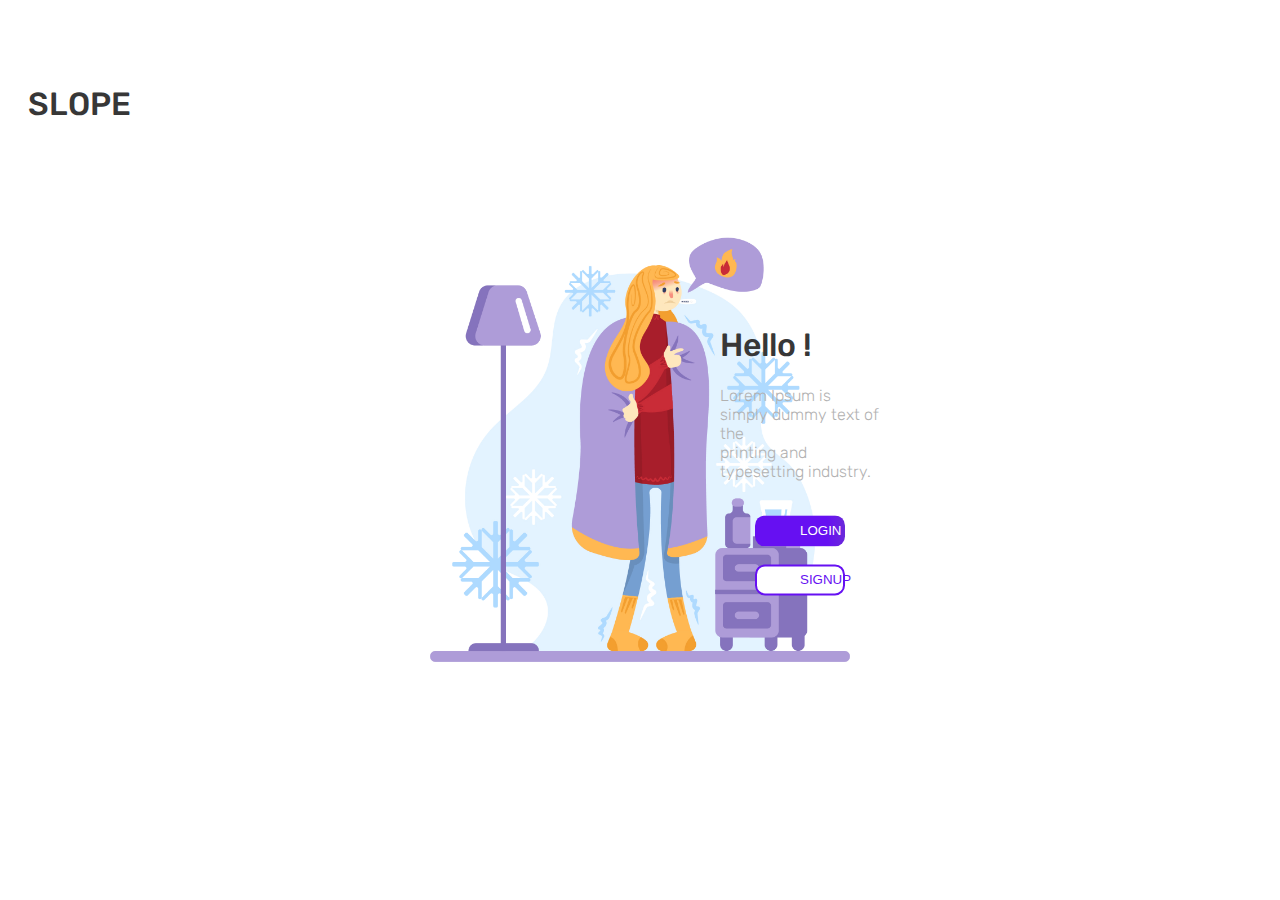
<file: index.html>
<!DOCTYPE html>
<html lang="en">
    <head>
        <meta charset="UTF-8">
        <meta name="viewport" content="width=device-width, initial-scale=1.0">

        <link rel="stylesheet" href="css/style.css">
        <link rel="stylesheet" href="image">


        <link href="https://cdn.jsdelivr.net/npm/bootstrap@5.0.0-beta1/dist/css/bootstrap.min.css" rel="stylesheet" integrity="sha384-giJF6kkoqNQ00vy+HMDP7azOuL0xtbfIcaT9wjKHr8RbDVddVHyTfAAsrekwKmP1" crossorigin="anonymous">
        <link rel="stylesheet" href="https://cdnjs.cloudflare.com/ajax/libs/font-awesome/5.15.1/css/all.min.css" integrity="sha512-+4zCK9k+qNFUR5X+cKL9EIR+ZOhtIloNl9GIKS57V1MyNsYpYcUrUeQc9vNfzsWfV28IaLL3i96P9sdNyeRssA==" crossorigin="anonymous"/>

        <link rel="preconnect" href="https://fonts.gstatic.com">
        <link href="https://fonts.googleapis.com/css2?family=Rubik:ital,wght@0,500;1,300&display=swap" rel="stylesheet">

        <title>SLOPE</title>
    </head>

    <body>
        <h6 class="btnback sfb my-4"><i class="fas fa-heartbeat"></i> SLOPE</h6>

        <div class="container">
            <div class="text-center">
                <img src="image/trabajo.jpg"  class="responsivep">
            </div>

            <div class="phone">
                <h1 class="sfb text-center">Hello !</h1>

                <p class="sf text-center">Lorem Ipsum is simply dummy text of the <br> printing and typesetting industry.</p>

                <br>

                <center><button class="btnlogin text-center" onclick="window.location.href='login.html';">LOGIN</button></center><br>
                <center><button class="btnsignup text-center" onclick="window.location.href='signup.html';">SIGNUP</button></center>
            </div>

            <div class="row">
                <div class="responsive col-6">
                    <img src="image/trabajo.jpg"  class="responsive">
                </div>

                <div class="container2 web col-6">
                    <h1 class="sfb text-center">Hello !</h1>

                    <p class="sf text-center">Lorem Ipsum is simply dummy text of the <br> printing and typesetting industry.</p>

                    <br>

                    <center><button class="btnlogin text-center" onclick="window.location.href='login.html';">LOGIN</button></center><br>
                    <center><button class="btnsignup text-center" onclick="window.location.href='signup.html';">SIGNUP</button></center>
                </div>

            </div>
        </div>
    </body>
</html>
</file>
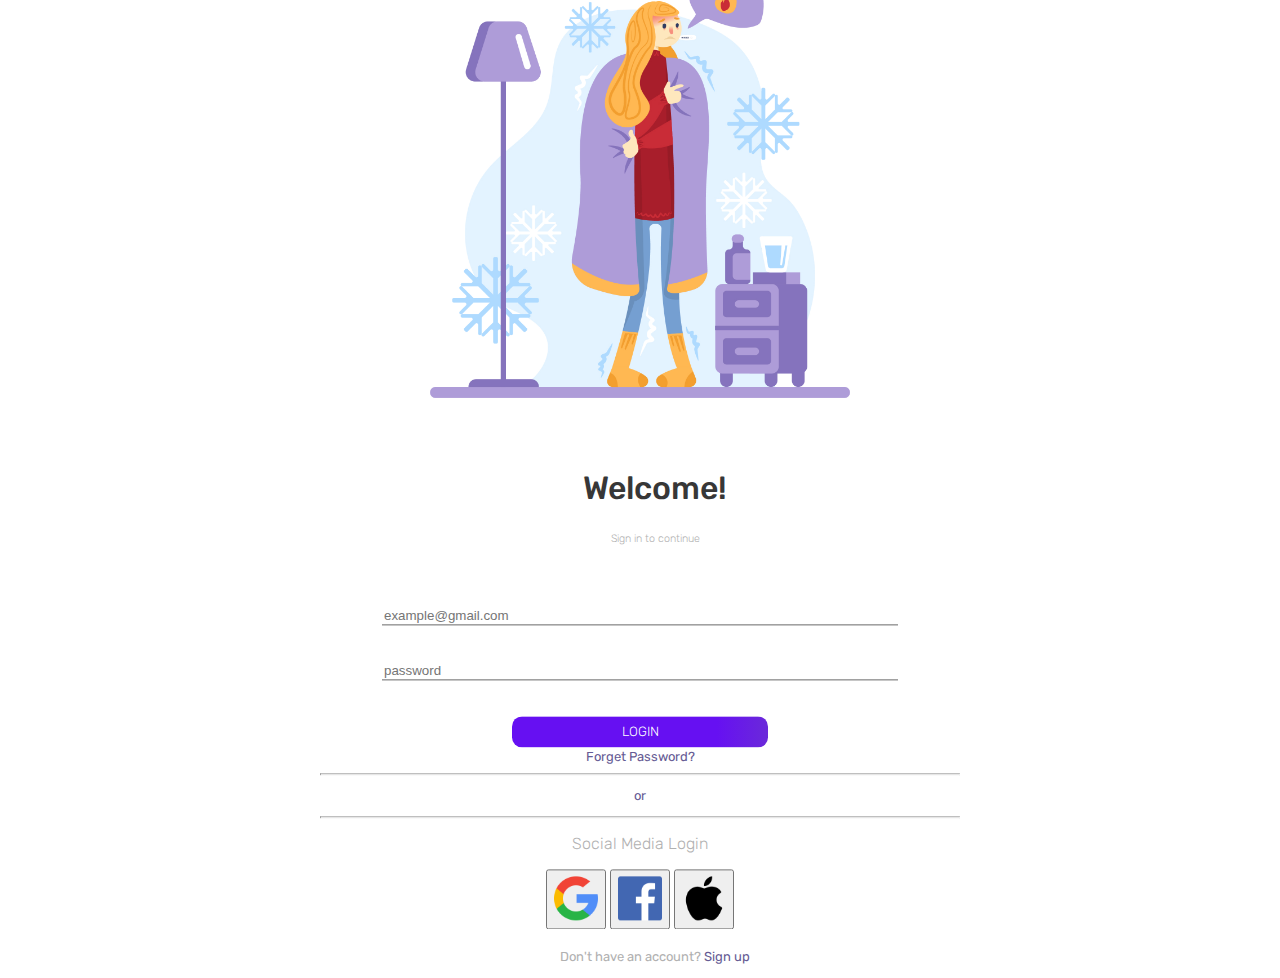
<file: login.html>
<!DOCTYPE html>
<html lang="en">
    <head>
        <meta charset="UTF-8">
        <meta name="viewport" content="width=device-width, initial-scale=1.0">

        <link rel="stylesheet" href="css/style.css">
        <link rel="stylesheet" href="image">

        <link href="https://cdn.jsdelivr.net/npm/bootstrap@5.0.0-beta1/dist/css/bootstrap.min.css" rel="stylesheet" integrity="sha384-giJF6kkoqNQ00vy+HMDP7azOuL0xtbfIcaT9wjKHr8RbDVddVHyTfAAsrekwKmP1" crossorigin="anonymous">
        <link rel="stylesheet" href="https://cdnjs.cloudflare.com/ajax/libs/font-awesome/5.15.1/css/all.min.css" integrity="sha512-+4zCK9k+qNFUR5X+cKL9EIR+ZOhtIloNl9GIKS57V1MyNsYpYcUrUeQc9vNfzsWfV28IaLL3i96P9sdNyeRssA==" crossorigin="anonymous"/>

        <link rel="preconnect" href="https://fonts.gstatic.com">
        <link href="https://fonts.googleapis.com/css2?family=Rubik:ital,wght@0,500;1,300&display=swap" rel="stylesheet">

        <title>LOG IN</title>
    </head>

    <body>
        <button class="btnback my-4" onclick="window.location.href='index.html';"><i class="fas fa-arrow-left"></i></button>
    
        <div class="container">
            <div class="phone">
                <h1 class="mg sfb">Welcome!</h1>
                <h6 class="mgl sf">Sign in to continue</h6> <br><br>

                <center>
                    <input type="text" id="email" name="email" placeholder="example@gmail.com"> <br><br><br>
                    <input type="password" id="pwd" name="pwd" placeholder="password"> <br><br><br>

                    <button class="btnlogin sf text-center">LOGIN</button> <br>
                    <a href="#" class="fpwd my-4 center">Forget Password?</a>

                    <div class="row">
                        <div class="col-5">
                            <hr class="new1">
                        </div>
                            <p class="fpwd col-2">or</p>
                        <div class="col-5">
                            <hr class="new1">
                        </div>
                    </div>

                    <p class="sf">Social Media Login</p>

                    <button type="button" class="btn"><img src="image/search.png" class="responsivebtn"></button>
                    <button type="button" class="btn"><img src="image/facebook.png" class="responsivebtn"></button>
                    <button type="button" class="btn"><img src="image/apple.png" class="responsivebtn"></button>
                </center>

                <p class="mg sfsm">Don't have an account?  <a href="#" class="fpwd">Sign up</a></p>
            </div>

            <div class="row">
                <div class="col-6">
                    <img src="image/trabajo.jpg"  class="responsive">
                </div>

                <div class="web col-6">
                    <h1 class="mg sfb">Welcome!</h1>
                    <h6 class="mgl sf">Sign in to continue</h6> <br><br>

                    <center>
                        <input type="text" id="email" name="email" placeholder="example@gmail.com"> <br><br><br>
                        <input type="password" id="pwd" name="pwd" placeholder="password"> <br><br><br>

                        <button class="btnlogin sf text-center">LOGIN</button> <br>
                        <a href="#" class="fpwd my-4 center">Forget Password?</a>

                        <div class="row">
                            <div class="col-5">
                                <hr class="new1">
                            </div>
                                <p class="fpwd col-2">or</p>
                            <div class="col-5">
                                <hr class="new1">
                            </div>
                        </div>

                        <p class="sf">Social Media Login</p>

                        <button type="button" class="btn"><img src="image/search.png" class="responsivebtn"></button>
                        <button type="button" class="btn"><img src="image/facebook.png" class="responsivebtn"></button>
                        <button type="button" class="btn"><img src="image/apple.png" class="responsivebtn"></button>
                    </center>

                    <p class="mg sfsm">Don't have an account?  <a href="#" class="fpwd">Sign up</a></p>
                </div>
            </div>
        </div>
    </body>
</html>
</file>
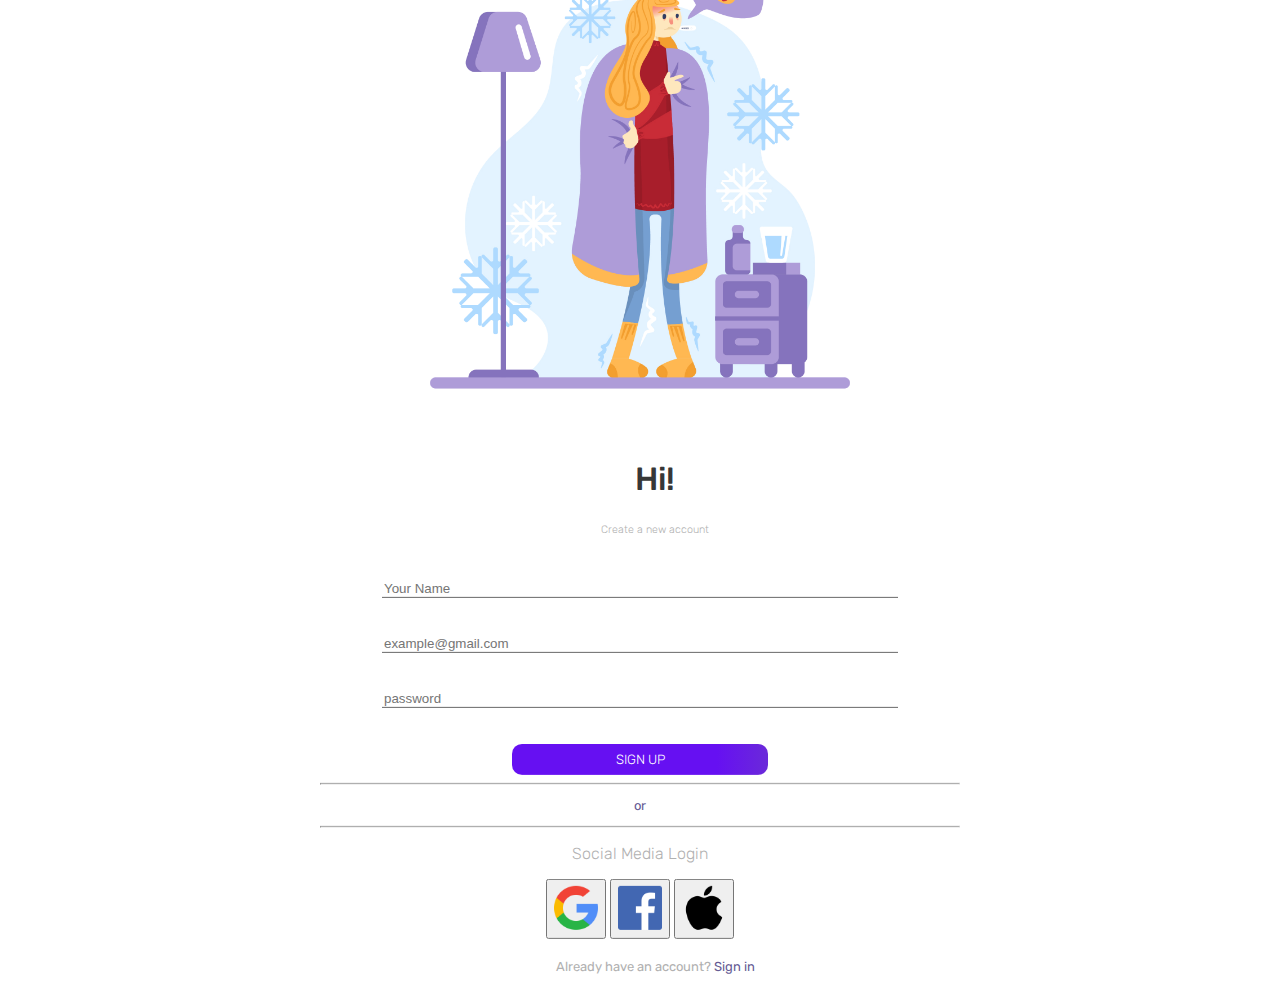
<file: signup.html>
<!DOCTYPE html>
<html lang="en">
    <head>
        <meta charset="UTF-8">
        <meta name="viewport" content="width=device-width, initial-scale=1.0">

        <link rel="stylesheet" href="css/style.css">
        <link rel="stylesheet" href="image">


        <link href="https://cdn.jsdelivr.net/npm/bootstrap@5.0.0-beta1/dist/css/bootstrap.min.css" rel="stylesheet" integrity="sha384-giJF6kkoqNQ00vy+HMDP7azOuL0xtbfIcaT9wjKHr8RbDVddVHyTfAAsrekwKmP1" crossorigin="anonymous">
        <link rel="stylesheet" href="https://cdnjs.cloudflare.com/ajax/libs/font-awesome/5.15.1/css/all.min.css" integrity="sha512-+4zCK9k+qNFUR5X+cKL9EIR+ZOhtIloNl9GIKS57V1MyNsYpYcUrUeQc9vNfzsWfV28IaLL3i96P9sdNyeRssA==" crossorigin="anonymous"/>

        <link rel="preconnect" href="https://fonts.gstatic.com">
        <link href="https://fonts.googleapis.com/css2?family=Rubik:ital,wght@0,500;1,300&display=swap" rel="stylesheet">

        <title>SIGN IN</title>
    </head>

    <body>
        <button class="btnback my-4" onclick="window.location.href='index.html';"><i class="fas fa-arrow-left"></i></button>

        <div class="container">
            <div class="row">
                <div class="col-6">
                    <img src="image/trabajo.jpg"  class="responsive">
                </div>

                <div class="web col-6">
                    <h1 class="mg sfb">Hi!</h1>
                    <h6 class="mgl sf">Create a new account</h6> <br>

                    <center>
                        <input type="text" id="name" name="name" placeholder="Your Name"> <br><br><br>
                        <input type="text" id="email" name="email" placeholder="example@gmail.com"> <br><br><br>
                        <input type="password" id="pwd" name="pwd" placeholder="password"> <br><br><br>
    
                        <button class="btnlogin sf text-center">SIGN UP</button> <br>

                        <div class="row">
                            <div class="col-5">
                                <hr class="new1">
                            </div>
                                <p class="fpwd col-2">or</p>
                            <div class="col-5">
                                <hr class="new1">
                            </div>
                        </div>

                        <p class="sf">Social Media Login</p>

                        <button type="button" class="btn"><img src="image/search.png" class="responsivebtn"></button>
                        <button type="button" class="btn"><img src="image/facebook.png" class="responsivebtn"></button>
                        <button type="button" class="btn"><img src="image/apple.png" class="responsivebtn"></button>
                    </center>

                    <p class="mg sfsm">Already have an account?  <a href="#" class="fpwd">Sign in</a></p>
                </div>
            </div>

            <div class="phone">
                <h1 class="mg sfb">Hi!</h1>
                <h6 class="mgl sf">Create a new account</h6> <br>

                <center>
                    <input type="text" id="name" name="name" placeholder="Your Name"> <br><br><br>
                    <input type="text" id="email" name="email" placeholder="example@gmail.com"> <br><br><br>
                    <input type="password" id="pwd" name="pwd" placeholder="password"> <br><br><br>

                    <button class="btnlogin sf text-center">SIGN UP</button> <br>

                    <div class="row">
                        <div class="col-5">
                            <hr class="new1">
                        </div>
                            <p class="fpwd col-2">or</p>
                        <div class="col-5">
                            <hr class="new1">
                        </div>
                    </div>

                    <p class="sf">Social Media Login</p>

                    <button type="button" class="btn"><img src="image/search.png" class="responsivebtn"></button>
                    <button type="button" class="btn"><img src="image/facebook.png" class="responsivebtn"></button>
                    <button type="button" class="btn"><img src="image/apple.png" class="responsivebtn"></button>
                </center>

                <p class="mg sfsm">Already have an account?  <a href="#" class="fpwd">Sign in</a></p>
            </div>
        </div>
    </body>
</html>
</file>
<file: css/style.css>
*:focus {
    outline: 0 !important;
}

.sfb{
    font-family: 'Rubik', sans-serif;
    font-weight: 500;
    /* font-size: x-large; */
    color: rgb(55, 55, 55);
}

.sf{
    font-family: 'Rubik', sans-serif;
    font-weight: lighter;
    /* font-size: small; */
    color: rgb(177, 177, 177);   
}

.btnback{
    padding: 10px 20px;
    background-color: white;
    border: none;
    font-size: xx-large;
    color: rgb(55, 55, 55);
}

input[type=text] {
    width: 80%;
    height: auto;
    color:rgb(102, 91, 148) ;
    border: none;
    border-bottom: 1px solid dimgray;
}

input[type=password] {
    width: 80%;
    height: auto;
    color:rgb(102, 91, 148) ;
    border: none;
    border-bottom: 1px solid dimgray;
}

.btnlogin {background-image: linear-gradient(to right,#6610f2 40%, #6f42c1 60%)}
.btnlogin {
   /* margin: 10px;*/
   padding: 8px 45px;
   width: 45%;
   height: auto;
   text-align: center;
   text-transform: uppercase;
   transition: 0.5s;
   background-size: 200% auto;
   color: white;            
   border-radius: 10px;
   border: none;
   /* display: block; */
}

.btnlogin:hover {
   background-position: right center; 
   color: #fff;
   text-decoration: none;
}

.btnsignup{
    padding: 6px 43px;
    width: 45%;
    height: auto;
    text-align: center;
    text-transform: uppercase;
    transition: 0.5s;
    color: #6610f2;            
    border-radius: 10px;
    border: 2px solid #6610f2;
    background: white;
    /* display: block; */
}

.btnsignup:hover {
    background: #6f42c1; 
    border: 2px solid #6f42c1;
    color: #fff;
    text-decoration: none;
}

.btn{
    width: 60px;
    height: 60px;
}

.responsivebtn{
    width: 100%;
    height: auto;
}

.fpwd{
    font-family: 'Rubik', sans-serif;
    font-size: small;
    color:rgb(102, 91, 148) ;
    text-decoration: none;
}

.sfsm{
    font-family: 'Rubik', sans-serif;
    font-size: small;
    color: rgb(177, 177, 177);  
}

.mg{
    margin-top: 20px;
    margin-left: 30px;
}

.mgl{
    margin-left: 30px;
}

.container{
    position: absolute;
    left: 50%;
    top: 50%;
    transform: translate(-50%, -50%);
}

.container2{
    position: absolute;
    left: 75%;
    top: 50%;
    transform: translate(-50%, -50%);
}

@media only screen and (min-width: 280px){
    .responsivep{
        width: 80%;
        height: auto;
    }

    .responsive{
        display: none;
    }

    .web{
        display: none;
    }

    .btnlogin{
        width: 75%;
        height: auto;
    }

    .btnsignup{
        width: 75%;
        height: auto;
    }
}

@media only screen and (min-width: 760px){
    .responsive{
        width: 40%;
        height: auto;
    }

    .btnlogin{
        width: 80%;
        height: auto;
    }

    .btnsignup{
        width: 80%;
        height: auto;
    }
}

@media only screen and (min-width: 1024px){

    .responsive{
        width: 100%;
        height: auto;
        display: block;

    }

    .responsivep{
        display: none;
    }

    .web{
        display: block;
    }

    .phone{
        display: none;
    }

    .btnlogin{
        width: 40%;
        height: auto;
    }

    .btnsignup{
        width: 40%;
        height: auto;
    }

    .mg{
        text-align: center;
    }

    .mgl{
        text-align: center;
    }
}

@media only screen and (min-width: 1366px){
    .responsive{
        width: 100%;
        height: auto;
        display: block;
    }

    .responsivep{
        display: none;
    }

    .btnlogin{
        width: 40%;
        height: auto;
    }

    .web{
        display: block;
    }

    .phone{
        display: none;
    }

    .btnsignup{
        width: 40%;
        height: auto;
    }

    input[type=text] {
        width: 60%;
        height: auto;
    }

    input[type=password] {
        width: 60%;
        height: auto;
    }

    .mg{
        text-align: center;
    }

    .mgl{
        text-align: center;
    }
}
</file>
